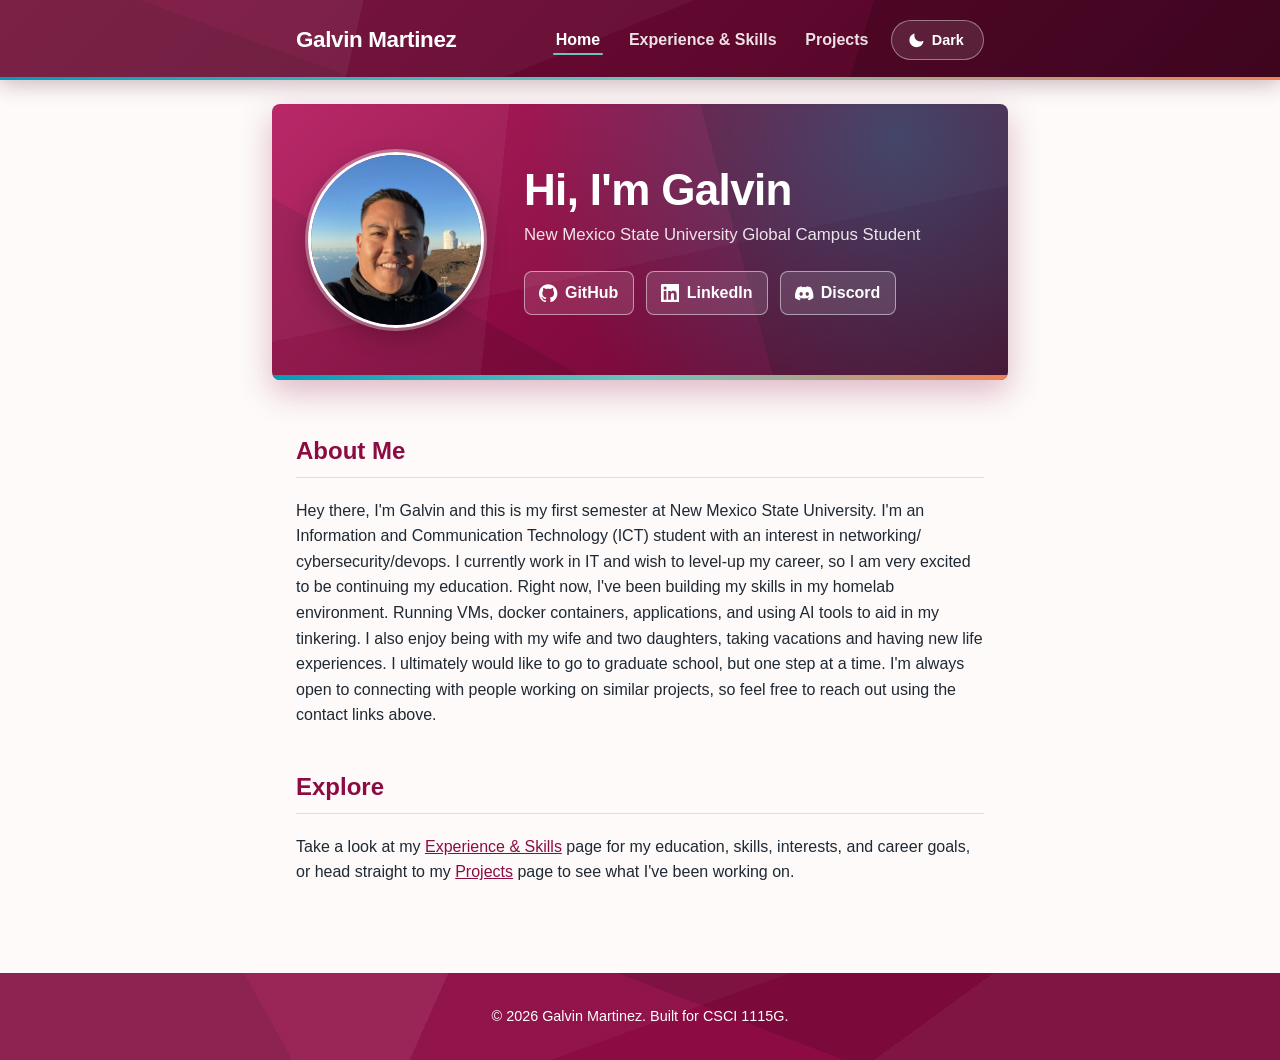
<file: public/index.html>
<!DOCTYPE html>
<html lang="en">
<head>
  <meta charset="UTF-8" >
  <meta name="viewport" content="width=device-width, initial-scale=1.0" >
  <title>Galvin Martinez — Portfolio</title>
  <meta name="description" content="Professional portfolio of Galvin Martinez, a Information & Communication Tecnology (ICT) student at NMSU." >
  <link rel="canonical" href="https://nmsu.galvin.pro/" >
  <link rel="author" href="/humans.txt" >
  <meta property="og:type" content="website" >
  <meta property="og:site_name" content="Galvin Martinez" >
  <meta property="og:title" content="Galvin Martinez — Portfolio" >
  <meta property="og:description" content="Portfolio of Galvin Martinez, an Information and Communication Technology student at New Mexico State University." >
  <meta property="og:url" content="https://nmsu.galvin.pro/" >
  <meta property="og:image" content="https://nmsu.galvin.pro/assets/og-card.png" >
  <meta property="og:image:type" content="image/png" >
  <meta property="og:image:width" content="1200" >
  <meta property="og:image:height" content="630" >
  <meta property="og:image:alt" content="Galvin Martinez, New Mexico State University Global Campus student" >
  <meta name="twitter:card" content="summary_large_image" >
  <meta name="twitter:title" content="Galvin Martinez — Portfolio" >
  <meta name="twitter:description" content="Portfolio of Galvin Martinez, an Information and Communication Technology student at New Mexico State University." >
  <meta name="twitter:image" content="https://nmsu.galvin.pro/assets/og-card.png" >
  <meta name="twitter:image:alt" content="Galvin Martinez, New Mexico State University Global Campus student" >
  <link rel="icon" href="assets/favicon/favicon.ico" sizes="any" >
  <link rel="icon" type="image/png" sizes="32x32" href="assets/favicon/favicon-32x32.png" >
  <link rel="icon" type="image/png" sizes="16x16" href="assets/favicon/favicon-16x16.png" >
  <link rel="apple-touch-icon" href="assets/favicon/apple-touch-icon.png" >
  <link rel="manifest" href="assets/favicon/site.webmanifest" >
  <meta name="theme-color" content="#8c0b42" >
  <link rel="stylesheet" href="assets/style.css" >
  <script>
    /* Theme control, deliberately inline rather than an external file.

       Default is the OS preference, handled entirely in CSS via
       @media (prefers-color-scheme: dark). This script does two things:
       applies a saved override before first paint (no flash of the wrong
       theme), and wires up the toggle button.

       It lives in the page instead of assets/theme.js so the toggle cannot
       be broken by the script failing to load, being cached stale under the
       /assets/ Cache-Control rule, or being missed by a deploy. */
    (function () {
      var root = document.documentElement;
      var KEY = 'theme';

      /* localStorage throws in some privacy modes, so every access is guarded. */
      function stored() {
        try { return localStorage.getItem(KEY); } catch (e) { return null; }
      }

      var saved = stored();
      if (saved === 'light' || saved === 'dark') {
        root.setAttribute('data-theme', saved);
      }

      /* What the visitor is actually looking at right now. */
      function current() {
        var explicit = root.getAttribute('data-theme');
        if (explicit === 'dark' || explicit === 'light') { return explicit; }
        return window.matchMedia('(prefers-color-scheme: dark)').matches ? 'dark' : 'light';
      }

      function wire() {
        var button = document.querySelector('.theme-toggle');
        if (!button) { return; }

        /* Only reveal the control once we know JS can drive it. */
        button.hidden = false;

        function describe() {
          var text = 'Switch to ' + (current() === 'dark' ? 'light' : 'dark') + ' theme';
          button.setAttribute('aria-label', text);
          button.setAttribute('title', text);
        }
        describe();

        button.addEventListener('click', function () {
          var next = current() === 'dark' ? 'light' : 'dark';
          root.setAttribute('data-theme', next);
          try { localStorage.setItem(KEY, next); } catch (e) {}
          describe();
        });
      }

      if (document.readyState === 'loading') {
        document.addEventListener('DOMContentLoaded', wire);
      } else {
        wire();
      }
    })();
  </script>
</head>
<body>
  <a class="skip-link" href="#main-content">Skip to main content</a>

  <header class="site-header">
    <div class="header-inner">
      <a class="site-title" href="./">Galvin Martinez</a>
      <div class="header-actions">
        <nav class="main-nav" aria-label="Primary">
          <ul>
            <li><a href="./" aria-current="page">Home</a></li>
            <li><a href="experience.html">Experience &amp; Skills</a></li>
            <li><a href="projects.html">Projects</a></li>
          </ul>
        </nav>
        <button class="theme-toggle" type="button" hidden aria-label="Switch theme">
          <span class="theme-option theme-option--dark">
            <svg aria-hidden="true" viewBox="0 0 24 24"><path d="M21.64 13a1 1 0 0 0-1.05-.14 8.05 8.05 0 0 1-3.37.73 8.15 8.15 0 0 1-8.14-8.1 8.59 8.59 0 0 1 .25-2A1 1 0 0 0 8 2.36a10.14 10.14 0 1 0 14 11.69 1 1 0 0 0-.36-1.05z"/></svg>Dark
          </span>
          <span class="theme-option theme-option--light">
            <svg aria-hidden="true" viewBox="0 0 24 24"><path d="M12 17a5 5 0 1 1 0-10 5 5 0 0 1 0 10zm0-13a1 1 0 0 1-1-1V1a1 1 0 0 1 2 0v2a1 1 0 0 1-1 1zm0 20a1 1 0 0 1-1-1v-2a1 1 0 0 1 2 0v2a1 1 0 0 1-1 1zM4.22 5.64a1 1 0 0 1-.71-.29L2.09 3.93a1 1 0 0 1 1.42-1.42l1.41 1.42a1 1 0 0 1 0 1.41 1 1 0 0 1-.7.3zm15.56 15.56a1 1 0 0 1-.71-.29l-1.41-1.42a1 1 0 0 1 1.41-1.41l1.42 1.41a1 1 0 0 1 0 1.42 1 1 0 0 1-.71.29zM3 13H1a1 1 0 0 1 0-2h2a1 1 0 0 1 0 2zm20 0h-2a1 1 0 0 1 0-2h2a1 1 0 0 1 0 2zM2.81 21.2a1 1 0 0 1-.71-1.71l1.42-1.41a1 1 0 0 1 1.41 1.41L3.51 20.9a1 1 0 0 1-.7.3zm18.38-15.56a1 1 0 0 1-.71-1.71l1.42-1.42a1 1 0 1 1 1.41 1.42l-1.41 1.42a1 1 0 0 1-.71.29z"/></svg>Light
          </span>
        </button>
      </div>
    </div>
  </header>

  <section class="hero-banner">
    <div class="hero-banner-inner">
      <img class="avatar" src="assets/avatar.jpg"
           alt="Pic of me" >
      <div class="hero-text">
        <h1>Hi, I'm Galvin</h1>
        <p class="tagline">New Mexico State University Global Campus Student</p>
        <nav class="contact-nav" aria-label="Contact and profile links">
          <ul class="contact-list">
          <li>
            <a href="https://github.com/galvin-martinez" target="_blank" rel="noopener">
              <svg class="icon" aria-hidden="true" viewBox="0 0 24 24"><path d="M12 .297c-6.63 0-12 5.373-12 12 0 5.303 3.438 9.8 8.205 11.385.6.113.82-.258.82-.577 0-.285-.01-1.04-.015-2.04-3.338.724-4.042-1.61-4.042-1.61C4.422 18.07 3.633 17.7 3.633 17.7c-1.087-.744.084-.729.084-.729 1.205.084 1.838 1.236 1.838 1.236 1.07 1.835 2.809 1.305 3.495.998.108-.776.417-1.305.76-1.605-2.665-.3-5.466-1.332-5.466-5.93 0-1.31.465-2.38 1.235-3.22-.135-.303-.54-1.523.105-3.176 0 0 1.005-.322 3.3 1.23.96-.267 1.98-.399 3-.405 1.02.006 2.04.138 3 .405 2.28-1.552 3.285-1.23 3.285-1.23.645 1.653.24 2.873.12 3.176.765.84 1.23 1.91 1.23 3.22 0 4.61-2.805 5.625-5.475 5.92.42.36.81 1.096.81 2.22 0 1.606-.015 2.896-.015 3.286 0 .315.21.69.825.57C20.565 22.092 24 17.592 24 12.297c0-6.627-5.373-12-12-12"/></svg>
              GitHub
            </a>
          </li>
          <li>
            <a href="https://www.linkedin.com/in/galvin-martinez-859045140/" target="_blank" rel="noopener">
              <svg class="icon" aria-hidden="true" viewBox="0 0 24 24"><path d="M20.447 20.452h-3.554v-5.569c0-1.328-.027-3.037-1.852-3.037-1.853 0-2.136 1.445-2.136 2.939v5.667H9.351V9h3.414v1.561h.046c.477-.9 1.637-1.85 3.37-1.85 3.601 0 4.267 2.37 4.267 5.455v6.286zM5.337 7.433a2.062 2.062 0 0 1-2.063-2.065 2.064 2.064 0 1 1 2.063 2.065zm1.782 13.019H3.555V9h3.564v11.452zM22.225 0H1.771C.792 0 0 .774 0 1.729v20.542C0 23.227.792 24 1.771 24h20.451C23.2 24 24 23.227 24 22.271V1.729C24 .774 23.2 0 22.222 0h.003z"/></svg>
              LinkedIn
            </a>
          </li>
          <li>
            <a href="https://discord.com/users/756752287921340499" target="_blank" rel="noopener">
              <svg class="icon" aria-hidden="true" viewBox="0 0 24 24"><path d="M20.317 4.3698a19.7913 19.7913 0 0 0-4.8851-1.5152.0741.0741 0 0 0-.0785.0371c-.211.3753-.4447.8648-.6083 1.2495-1.8447-.2762-3.68-.2762-5.4868 0-.1636-.3933-.4058-.8742-.6177-1.2495a.077.077 0 0 0-.0785-.037 19.7363 19.7363 0 0 0-4.8852 1.515.0699.0699 0 0 0-.0321.0277C.5334 9.0458-.319 13.5799.0992 18.0578a.0824.0824 0 0 0 .0312.0561c2.0528 1.5076 4.0413 2.4228 5.9929 3.0294a.0777.0777 0 0 0 .0842-.0276c.4616-.6304.8731-1.2952 1.226-1.9942a.076.076 0 0 0-.0416-.1057c-.6528-.2476-1.2743-.5495-1.8722-.8923a.077.077 0 0 1-.0076-.1277c.1258-.0943.2517-.1923.3718-.2914a.0743.0743 0 0 1 .0776-.0105c3.9278 1.7933 8.18 1.7933 12.0614 0a.0739.0739 0 0 1 .0785.0095c.1202.099.246.198.3728.2924a.077.077 0 0 1-.0066.1276 12.2986 12.2986 0 0 1-1.873.8914.0766.0766 0 0 0-.0407.1067c.3604.698.7719 1.3628 1.225 1.9932a.076.076 0 0 0 .0842.0286c1.961-.6067 3.9495-1.5219 6.0023-3.0294a.077.077 0 0 0 .0313-.0552c.5004-5.177-.8382-9.6739-3.5485-13.6604a.061.061 0 0 0-.0312-.0286zM8.02 15.3312c-1.1825 0-2.1569-1.0857-2.1569-2.419 0-1.3332.9555-2.4189 2.157-2.4189 1.2108 0 2.1757 1.0952 2.1568 2.419 0 1.3332-.9555 2.4189-2.1569 2.4189zm7.9748 0c-1.1825 0-2.1569-1.0857-2.1569-2.419 0-1.3332.9554-2.4189 2.1569-2.4189 1.2108 0 2.1757 1.0952 2.1568 2.419 0 1.3332-.946 2.4189-2.1568 2.4189z"/></svg>
              Discord
            </a>
          </li>
          </ul>
        </nav>
      </div>
    </div>
  </section>

  <main id="main-content">

    <section aria-labelledby="about-heading">
      <h2 id="about-heading">About Me</h2>
      <p>
        Hey there, I'm Galvin and this is my first semester at New Mexico State University.
        I'm an Information and Communication Technology (ICT) student with an interest in networking/
        cybersecurity/devops. I currently work in IT and wish to level-up my career, so I am very excited
        to be continuing my education. Right now, I've been building my skills in my homelab environment.
        Running VMs, docker containers, applications, and using AI tools to aid in my tinkering. I also
        enjoy being with my wife and two daughters, taking vacations and having new life experiences. I
        ultimately would like to go to graduate school, but one step at a time. I'm always open to connecting
        with people working on similar projects, so feel free to reach out using the contact links above.
      </p>
    </section>

    <section aria-labelledby="explore-heading">
      <h2 id="explore-heading">Explore</h2>
      <p>
        Take a look at my <a href="experience.html">Experience &amp; Skills</a> page for my education,
        skills, interests, and career goals, or head straight to my <a href="projects.html">Projects</a>
        page to see what I've been working on.
      </p>
    </section>
  </main>

  <footer class="site-footer">
    <p>&copy; <span id="year">2026</span> Galvin Martinez. Built for CSCI 1115G.</p>
  </footer>
  <script src="assets/egg.js" defer></script>
</body>
</html>
</file>
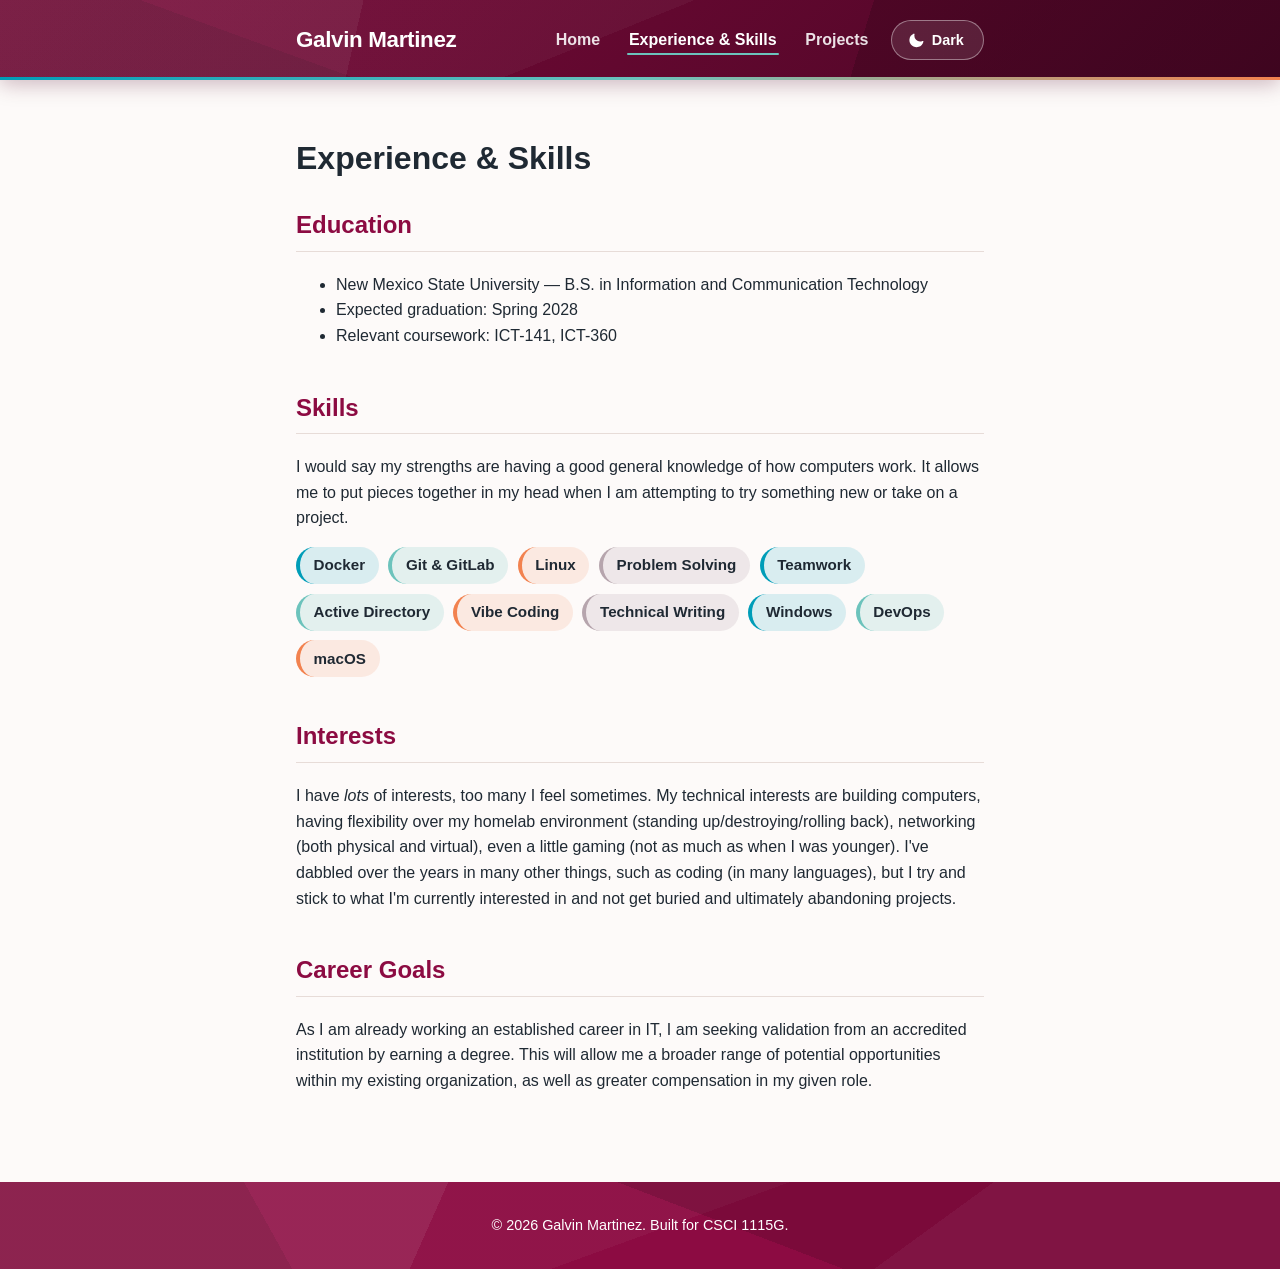
<file: public/experience.html>
<!DOCTYPE html>
<html lang="en">
<head>
  <meta charset="UTF-8" >
  <meta name="viewport" content="width=device-width, initial-scale=1.0" >
  <title>Experience &amp; Skills — Galvin Martinez</title>
  <meta name="description" content="Education, skills, interests, and career goals for Galvin Martinez." >
  <link rel="canonical" href="https://nmsu.galvin.pro/experience.html" >
  <link rel="author" href="/humans.txt" >
  <meta property="og:type" content="website" >
  <meta property="og:site_name" content="Galvin Martinez" >
  <meta property="og:title" content="Experience & Skills — Galvin Martinez" >
  <meta property="og:description" content="Education, skills, interests and career goals for Galvin Martinez, an ICT student at NMSU." >
  <meta property="og:url" content="https://nmsu.galvin.pro/experience.html" >
  <meta property="og:image" content="https://nmsu.galvin.pro/assets/og-card.png" >
  <meta property="og:image:type" content="image/png" >
  <meta property="og:image:width" content="1200" >
  <meta property="og:image:height" content="630" >
  <meta property="og:image:alt" content="Galvin Martinez, New Mexico State University Global Campus student" >
  <meta name="twitter:card" content="summary_large_image" >
  <meta name="twitter:title" content="Experience & Skills — Galvin Martinez" >
  <meta name="twitter:description" content="Education, skills, interests and career goals for Galvin Martinez, an ICT student at NMSU." >
  <meta name="twitter:image" content="https://nmsu.galvin.pro/assets/og-card.png" >
  <meta name="twitter:image:alt" content="Galvin Martinez, New Mexico State University Global Campus student" >
  <link rel="icon" href="assets/favicon/favicon.ico" sizes="any" >
  <link rel="icon" type="image/png" sizes="32x32" href="assets/favicon/favicon-32x32.png" >
  <link rel="icon" type="image/png" sizes="16x16" href="assets/favicon/favicon-16x16.png" >
  <link rel="apple-touch-icon" href="assets/favicon/apple-touch-icon.png" >
  <link rel="manifest" href="assets/favicon/site.webmanifest" >
  <meta name="theme-color" content="#8c0b42" >
  <link rel="stylesheet" href="assets/style.css" >
  <script>
    /* Theme control, deliberately inline rather than an external file.

       Default is the OS preference, handled entirely in CSS via
       @media (prefers-color-scheme: dark). This script does two things:
       applies a saved override before first paint (no flash of the wrong
       theme), and wires up the toggle button.

       It lives in the page instead of assets/theme.js so the toggle cannot
       be broken by the script failing to load, being cached stale under the
       /assets/ Cache-Control rule, or being missed by a deploy. */
    (function () {
      var root = document.documentElement;
      var KEY = 'theme';

      /* localStorage throws in some privacy modes, so every access is guarded. */
      function stored() {
        try { return localStorage.getItem(KEY); } catch (e) { return null; }
      }

      var saved = stored();
      if (saved === 'light' || saved === 'dark') {
        root.setAttribute('data-theme', saved);
      }

      /* What the visitor is actually looking at right now. */
      function current() {
        var explicit = root.getAttribute('data-theme');
        if (explicit === 'dark' || explicit === 'light') { return explicit; }
        return window.matchMedia('(prefers-color-scheme: dark)').matches ? 'dark' : 'light';
      }

      function wire() {
        var button = document.querySelector('.theme-toggle');
        if (!button) { return; }

        /* Only reveal the control once we know JS can drive it. */
        button.hidden = false;

        function describe() {
          var text = 'Switch to ' + (current() === 'dark' ? 'light' : 'dark') + ' theme';
          button.setAttribute('aria-label', text);
          button.setAttribute('title', text);
        }
        describe();

        button.addEventListener('click', function () {
          var next = current() === 'dark' ? 'light' : 'dark';
          root.setAttribute('data-theme', next);
          try { localStorage.setItem(KEY, next); } catch (e) {}
          describe();
        });
      }

      if (document.readyState === 'loading') {
        document.addEventListener('DOMContentLoaded', wire);
      } else {
        wire();
      }
    })();
  </script>
</head>
<body>
  <a class="skip-link" href="#main-content">Skip to main content</a>

  <header class="site-header">
    <div class="header-inner">
      <a class="site-title" href="./">Galvin Martinez</a>
      <div class="header-actions">
        <nav class="main-nav" aria-label="Primary">
          <ul>
            <li><a href="./">Home</a></li>
            <li><a href="experience.html" aria-current="page">Experience &amp; Skills</a></li>
            <li><a href="projects.html">Projects</a></li>
          </ul>
        </nav>
        <button class="theme-toggle" type="button" hidden aria-label="Switch theme">
          <span class="theme-option theme-option--dark">
            <svg aria-hidden="true" viewBox="0 0 24 24"><path d="M21.64 13a1 1 0 0 0-1.05-.14 8.05 8.05 0 0 1-3.37.73 8.15 8.15 0 0 1-8.14-8.1 8.59 8.59 0 0 1 .25-2A1 1 0 0 0 8 2.36a10.14 10.14 0 1 0 14 11.69 1 1 0 0 0-.36-1.05z"/></svg>Dark
          </span>
          <span class="theme-option theme-option--light">
            <svg aria-hidden="true" viewBox="0 0 24 24"><path d="M12 17a5 5 0 1 1 0-10 5 5 0 0 1 0 10zm0-13a1 1 0 0 1-1-1V1a1 1 0 0 1 2 0v2a1 1 0 0 1-1 1zm0 20a1 1 0 0 1-1-1v-2a1 1 0 0 1 2 0v2a1 1 0 0 1-1 1zM4.22 5.64a1 1 0 0 1-.71-.29L2.09 3.93a1 1 0 0 1 1.42-1.42l1.41 1.42a1 1 0 0 1 0 1.41 1 1 0 0 1-.7.3zm15.56 15.56a1 1 0 0 1-.71-.29l-1.41-1.42a1 1 0 0 1 1.41-1.41l1.42 1.41a1 1 0 0 1 0 1.42 1 1 0 0 1-.71.29zM3 13H1a1 1 0 0 1 0-2h2a1 1 0 0 1 0 2zm20 0h-2a1 1 0 0 1 0-2h2a1 1 0 0 1 0 2zM2.81 21.2a1 1 0 0 1-.71-1.71l1.42-1.41a1 1 0 0 1 1.41 1.41L3.51 20.9a1 1 0 0 1-.7.3zm18.38-15.56a1 1 0 0 1-.71-1.71l1.42-1.42a1 1 0 1 1 1.41 1.42l-1.41 1.42a1 1 0 0 1-.71.29z"/></svg>Light
          </span>
        </button>
      </div>
    </div>
  </header>

  <main id="main-content">
    <h1>Experience &amp; Skills</h1>

    <section aria-labelledby="education-heading">
      <h2 id="education-heading">Education</h2>
      <ul>
        <li>New Mexico State University &mdash; B.S. in Information and Communication Technology</li>
        <li>Expected graduation: Spring 2028</li>
        <li>Relevant coursework: ICT-141, ICT-360</li>
      </ul>
    </section>

    <section aria-labelledby="skills-heading">
      <h2 id="skills-heading">Skills</h2>
      <p>I would say my strengths are having a good general knowledge of how computers work. It allows me to put pieces
         together in my head when I am attempting to try something new or take on a project.
      </p>
      <ul class="tag-list">
        <li>Docker</li>
        <li>Git &amp; GitLab</li>
        <li>Linux</li>
        <li>Problem Solving</li>
        <li>Teamwork</li>
        <li>Active Directory</li>
        <li>Vibe Coding</li>
        <li>Technical Writing</li>
        <li>Windows</li>
        <li>DevOps</li>
        <li>macOS</li>
      </ul>
    </section>

    <section aria-labelledby="interests-heading">
      <h2 id="interests-heading">Interests</h2>
      <p>
        I have <i>lots</i> of interests, too many I feel sometimes. My technical interests are building
        computers, having flexibility over my homelab environment (standing up/destroying/rolling back),
        networking (both physical and virtual), even a little gaming (not as much as when I was younger). I've
        dabbled over the years in many other things, such as coding (in many languages), but I try and stick to
        what I'm currently interested in and not get buried and ultimately abandoning projects.
      </p>
    </section>

    <section aria-labelledby="goals-heading">
      <h2 id="goals-heading">Career Goals</h2>
      <p>
        As I am already working an established career in IT, I am seeking validation from an accredited
        institution by earning a degree. This will allow me a broader range of potential opportunities within
        my existing organization, as well as greater compensation in my given role.
      </p>
    </section>

    <!-- Optional per the assignment. Add a resume.pdf into assets/ and
          uncomment the section below.

    <section aria-labelledby="resume-heading">
      <h2 id="resume-heading">Resume</h2>
      <p>

        <a class="button" href="assets/resume.pdf">Download my resume (PDF)</a>
        <span class="placeholder">[Optional — add assets/resume.pdf and link it here if you want a downloadable resume]</span>
      </p>
    </section>

    -->

  </main>

  <footer class="site-footer">
    <p>&copy; <span id="year">2026</span> Galvin Martinez. Built for CSCI 1115G.</p>
  </footer>
  <script src="assets/egg.js" defer></script>
</body>
</html>
</file>
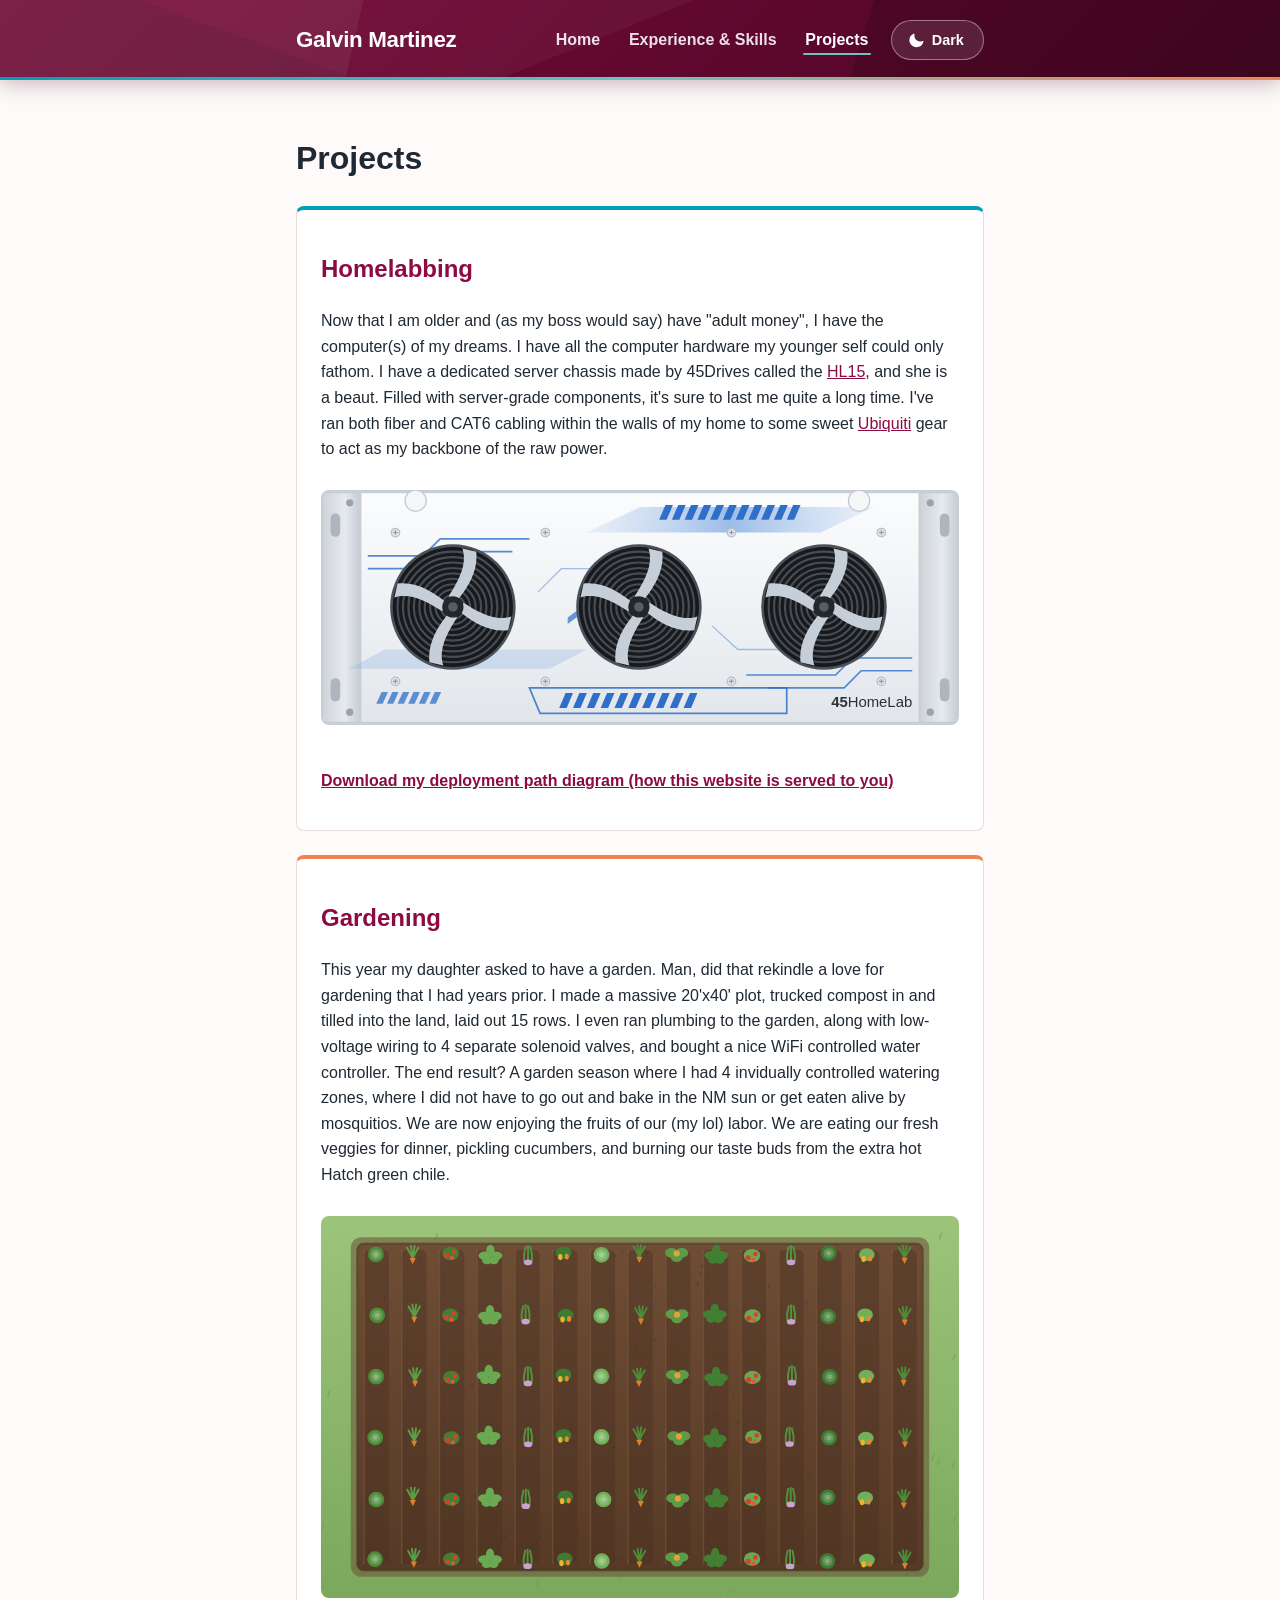
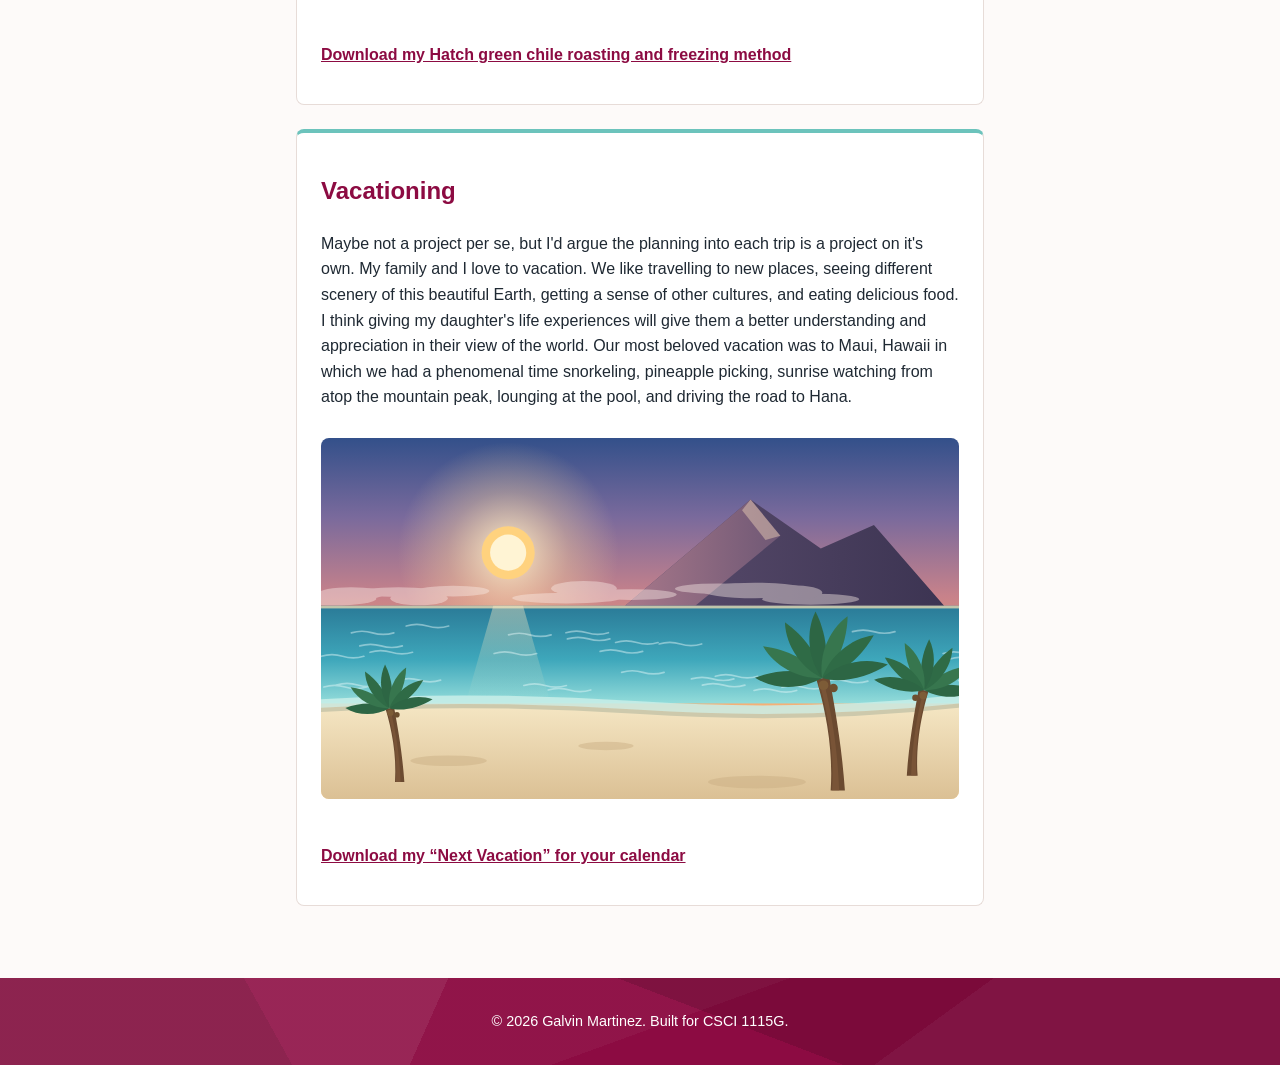
<file: public/projects.html>
<!DOCTYPE html>
<html lang="en">
<head>
  <meta charset="UTF-8" >
  <meta name="viewport" content="width=device-width, initial-scale=1.0" >
  <title>Projects — Galvin Martinez</title>
  <meta name="description" content="Projects and accomplishments by Galvin Martinez." >
  <link rel="canonical" href="https://nmsu.galvin.pro/projects.html" >
  <link rel="author" href="/humans.txt" >
  <meta property="og:type" content="website" >
  <meta property="og:site_name" content="Galvin Martinez" >
  <meta property="og:title" content="Projects — Galvin Martinez" >
  <meta property="og:description" content="Homelabbing, gardening and travel — projects and accomplishments by Galvin Martinez." >
  <meta property="og:url" content="https://nmsu.galvin.pro/projects.html" >
  <meta property="og:image" content="https://nmsu.galvin.pro/assets/og-card.png" >
  <meta property="og:image:type" content="image/png" >
  <meta property="og:image:width" content="1200" >
  <meta property="og:image:height" content="630" >
  <meta property="og:image:alt" content="Galvin Martinez, New Mexico State University Global Campus student" >
  <meta name="twitter:card" content="summary_large_image" >
  <meta name="twitter:title" content="Projects — Galvin Martinez" >
  <meta name="twitter:description" content="Homelabbing, gardening and travel — projects and accomplishments by Galvin Martinez." >
  <meta name="twitter:image" content="https://nmsu.galvin.pro/assets/og-card.png" >
  <meta name="twitter:image:alt" content="Galvin Martinez, New Mexico State University Global Campus student" >
  <link rel="icon" href="assets/favicon/favicon.ico" sizes="any" >
  <link rel="icon" type="image/png" sizes="32x32" href="assets/favicon/favicon-32x32.png" >
  <link rel="icon" type="image/png" sizes="16x16" href="assets/favicon/favicon-16x16.png" >
  <link rel="apple-touch-icon" href="assets/favicon/apple-touch-icon.png" >
  <link rel="manifest" href="assets/favicon/site.webmanifest" >
  <meta name="theme-color" content="#8c0b42" >
  <link rel="stylesheet" href="assets/style.css" >
  <script>
    /* Theme control, deliberately inline rather than an external file.

       Default is the OS preference, handled entirely in CSS via
       @media (prefers-color-scheme: dark). This script does two things:
       applies a saved override before first paint (no flash of the wrong
       theme), and wires up the toggle button.

       It lives in the page instead of assets/theme.js so the toggle cannot
       be broken by the script failing to load, being cached stale under the
       /assets/ Cache-Control rule, or being missed by a deploy. */
    (function () {
      var root = document.documentElement;
      var KEY = 'theme';

      /* localStorage throws in some privacy modes, so every access is guarded. */
      function stored() {
        try { return localStorage.getItem(KEY); } catch (e) { return null; }
      }

      var saved = stored();
      if (saved === 'light' || saved === 'dark') {
        root.setAttribute('data-theme', saved);
      }

      /* What the visitor is actually looking at right now. */
      function current() {
        var explicit = root.getAttribute('data-theme');
        if (explicit === 'dark' || explicit === 'light') { return explicit; }
        return window.matchMedia('(prefers-color-scheme: dark)').matches ? 'dark' : 'light';
      }

      function wire() {
        var button = document.querySelector('.theme-toggle');
        if (!button) { return; }

        /* Only reveal the control once we know JS can drive it. */
        button.hidden = false;

        function describe() {
          var text = 'Switch to ' + (current() === 'dark' ? 'light' : 'dark') + ' theme';
          button.setAttribute('aria-label', text);
          button.setAttribute('title', text);
        }
        describe();

        button.addEventListener('click', function () {
          var next = current() === 'dark' ? 'light' : 'dark';
          root.setAttribute('data-theme', next);
          try { localStorage.setItem(KEY, next); } catch (e) {}
          describe();
        });
      }

      if (document.readyState === 'loading') {
        document.addEventListener('DOMContentLoaded', wire);
      } else {
        wire();
      }
    })();
  </script>
</head>
<body>
  <a class="skip-link" href="#main-content">Skip to main content</a>

  <header class="site-header">
    <div class="header-inner">
      <a class="site-title" href="./">Galvin Martinez</a>
      <div class="header-actions">
        <nav class="main-nav" aria-label="Primary">
          <ul>
            <li><a href="./">Home</a></li>
            <li><a href="experience.html">Experience &amp; Skills</a></li>
            <li><a href="projects.html" aria-current="page">Projects</a></li>
          </ul>
        </nav>
        <button class="theme-toggle" type="button" hidden aria-label="Switch theme">
          <span class="theme-option theme-option--dark">
            <svg aria-hidden="true" viewBox="0 0 24 24"><path d="M21.64 13a1 1 0 0 0-1.05-.14 8.05 8.05 0 0 1-3.37.73 8.15 8.15 0 0 1-8.14-8.1 8.59 8.59 0 0 1 .25-2A1 1 0 0 0 8 2.36a10.14 10.14 0 1 0 14 11.69 1 1 0 0 0-.36-1.05z"/></svg>Dark
          </span>
          <span class="theme-option theme-option--light">
            <svg aria-hidden="true" viewBox="0 0 24 24"><path d="M12 17a5 5 0 1 1 0-10 5 5 0 0 1 0 10zm0-13a1 1 0 0 1-1-1V1a1 1 0 0 1 2 0v2a1 1 0 0 1-1 1zm0 20a1 1 0 0 1-1-1v-2a1 1 0 0 1 2 0v2a1 1 0 0 1-1 1zM4.22 5.64a1 1 0 0 1-.71-.29L2.09 3.93a1 1 0 0 1 1.42-1.42l1.41 1.42a1 1 0 0 1 0 1.41 1 1 0 0 1-.7.3zm15.56 15.56a1 1 0 0 1-.71-.29l-1.41-1.42a1 1 0 0 1 1.41-1.41l1.42 1.41a1 1 0 0 1 0 1.42 1 1 0 0 1-.71.29zM3 13H1a1 1 0 0 1 0-2h2a1 1 0 0 1 0 2zm20 0h-2a1 1 0 0 1 0-2h2a1 1 0 0 1 0 2zM2.81 21.2a1 1 0 0 1-.71-1.71l1.42-1.41a1 1 0 0 1 1.41 1.41L3.51 20.9a1 1 0 0 1-.7.3zm18.38-15.56a1 1 0 0 1-.71-1.71l1.42-1.42a1 1 0 1 1 1.41 1.42l-1.41 1.42a1 1 0 0 1-.71.29z"/></svg>Light
          </span>
        </button>
      </div>
    </div>
  </header>

  <main id="main-content">
    <h1>Projects</h1>

    <article class="card" aria-labelledby="project1-heading">
      <h2 id="project1-heading">Homelabbing</h2>
      <p>
        Now that I am older and (as my boss would say) have "adult money", I have the computer(s) of
        my dreams. I have all the computer hardware my younger self could only fathom. I have a dedicated
        server chassis made by 45Drives called the <a href="https://store.45homelab.com/configure/hl15" target="_blank" rel="noopener">HL15</a>,
        and she is a beaut. Filled with server-grade components, it's sure to last me quite a long time. I've ran both fiber and CAT6 cabling within the walls of my home
        to some sweet <a href="https://store.ui.com/us/en">Ubiquiti</a> gear to act as my backbone of the raw power.
      </p>
      <img src="assets/hl15-front-panel.svg"
           alt="HL15 server front panel" >
      <p>
        <a class="file-link" href="assets/deployment-path.svg" download>
          Download my deployment path diagram (how this website is served to you)
        </a>
      </p>
    </article>

    <article class="card accent-sunset" aria-labelledby="project2-heading">
      <h2 id="project2-heading">Gardening</h2>
      <p>
        This year my daughter asked to have a garden. Man, did that rekindle a love for gardening that
        I had years prior. I made a massive 20'x40' plot, trucked compost in and tilled into the land, laid
        out 15 rows. I even ran plumbing to the garden, along with low-voltage wiring to 4 separate solenoid valves,
        and bought a nice WiFi controlled water controller. The end result? A garden season where I had 4 invidually
        controlled watering zones, where I did not have to go out and bake in the NM sun or get eaten alive by
        mosquitios. We are now enjoying the fruits of our (my lol) labor. We are eating our fresh veggies for dinner,
        pickling cucumbers, and burning our taste buds from the extra hot Hatch green chile.
      </p>
      <img src="assets/vegetable-garden.svg"
           alt="Vegetable garden with fifteen rows" >
      <p>
        <a class="file-link" href="assets/hatch-green-chile.txt" download>
          Download my Hatch green chile roasting and freezing method
        </a>
      </p>
      <!--
        Other media options for this requirement — pick whichever fits each
        project instead of an image:

        Embedded video (e.g. an unlisted YouTube upload):
        <iframe width="400" height="225" src="https://www.youtube-nocookie.com/embed/VIDEO_ID"
                title="Project demo video" frameborder="0" allowfullscreen></iframe>

        Embedded audio:
        <audio controls src="assets/your-audio-file.mp3">
          Your browser does not support the audio element.
        </audio>
      -->
    </article>

    <article class="card accent-mint" aria-labelledby="project3-heading">
      <h2 id="project3-heading">Vacationing</h2>
      <p>
        Maybe not a project per se, but I'd argue the planning into each trip is a project on it's own.
        My family and I love to vacation. We like travelling to new places, seeing different scenery of this
        beautiful Earth, getting a sense of other cultures, and eating delicious food. I think giving my daughter's
        life experiences will give them a better understanding and appreciation in their view of the world. Our
        most beloved vacation was to Maui, Hawaii in which we had a phenomenal time snorkeling, pineapple picking, sunrise
        watching from atop the mountain peak, lounging at the pool, and driving the road to Hana.
      </p>
      <img src="assets/maui-vacation.svg"
           alt="Sunrise over a Maui volcano peak" >
      <p>
        <a class="file-link" href="assets/next-vacation.ics" download>
          Download my &ldquo;Next Vacation&rdquo; for your calendar
        </a>
      </p>
    </article>
  </main>

  <footer class="site-footer">
    <p>&copy; <span id="year">2026</span> Galvin Martinez. Built for CSCI 1115G.</p>
  </footer>
  <script src="assets/egg.js" defer></script>
</body>
</html>
</file>
<file: public/assets/style.css>
/* ==========================================================================
   nmsu-website — shared stylesheet
   Palette: NMSU brand colors (Core: Aggie Crimson, White Sands;
   Expanded: Azure Sky, Desert Monsoon, Sagebrush Mint, Mesilla Valley
   Sunset, Organ Mountain, Desert Sand).

   Accessibility notes:
   - Aggie Crimson on White Sands (and reversed) measures ~9.4:1 — used for
     all brand text, links, and buttons.
   - Desert Monsoon on white measures ~5.1:1 — used for muted/secondary text.
   - The Expanded Palette colors are far too light on their own for text
     (Azure Sky is only ~3.2:1, the rest lower), so they only ever appear as
     accent bars, tag borders, the hero's bottom stripe / corner glow, or
     ~14% tints behind dark text (that combination measures 12–14:1, still
     checked, never assumed).
   - The hero gradient's lightest stop (#b3145a) measures ~6.6:1 against
     white, so hero text clears AA everywhere along the sweep.
   - Focus states are never removed, only restyled.
   - Layout uses relative units so text reflows/zooms cleanly.
   ========================================================================== */

:root {
  /* NMSU Core Palette — raw brand values, identical in both themes */
  --color-crimson: #8c0b42;       /* Aggie Crimson */
  --color-crimson-dark: #6d0933;  /* darkened for hover/pressed states */
  --color-white-sands: #ffffff;

  /* NMSU Expanded Palette — decorative accents only, never small text */
  --color-azure: #009db8;         /* Azure Sky */
  --color-monsoon: #6d6e71;       /* Desert Monsoon */
  --color-mint: #6cc3bc;          /* Sagebrush Mint */
  --color-sunset: #f2824f;        /* Mesilla Valley Sunset */
  --color-organ: #b6a5ad;         /* Organ Mountain */
  --color-sand: #d7c9c4;          /* Desert Sand */

  /* ---- Theme-dependent semantic tokens (light) ---- */
  /* Tells the browser to paint scrollbars/form controls to match. */
  color-scheme: light;
  --color-bg: #fdfaf9;            /* near-white, warmed very slightly by Desert Sand */
  --color-surface: #ffffff;
  --color-text: #1f2933;
  --color-muted: var(--color-monsoon);
  --color-border: #e7dcd8;        /* pale Desert Sand, decorative dividers only */

  /* Crimson as FOREGROUND — headings, links, borders sitting on --color-bg.
     Must lighten in dark mode to stay legible. */
  --color-brand-fg: var(--color-crimson);
  --color-brand-fg-hover: var(--color-crimson-dark);

  /* ---- Theme-independent tokens ---- */
  /* Crimson as a BACKGROUND carrying white text — footer, buttons, header,
     hover fills. These must stay dark in BOTH themes or the white text on
     them breaks, so they are deliberately NOT overridden below. */
  --color-brand-strong: var(--color-crimson);
  --color-brand-strong-hover: var(--color-crimson-dark);

  --max-width: 46rem;
  --radius: 0.5rem;
}

/* Dark theme tokens. Applied when the OS asks for dark and the visitor has not
   explicitly chosen light, or when they have explicitly chosen dark. Only the
   theme-dependent tokens above are redefined. */
@media (prefers-color-scheme: dark) {
  :root:not([data-theme="light"]) {
    color-scheme: dark;
    --color-bg: #15100f;
    --color-surface: #1e1719;
    --color-text: #f3ebec;
    --color-muted: #b3a8ab;       /* 8.2:1 on --color-bg */
    --color-border: #392f32;
    --color-brand-fg: #ef7fa0;    /* Crimson lightened to 7.4:1 on --color-bg */
    --color-brand-fg-hover: #f7a3bb;
  }
}

:root[data-theme="dark"] {
  color-scheme: dark;
  --color-bg: #15100f;
  --color-surface: #1e1719;
  --color-text: #f3ebec;
  --color-muted: #b3a8ab;
  --color-border: #392f32;
  --color-brand-fg: #ef7fa0;
  --color-brand-fg-hover: #f7a3bb;
}

* {
  box-sizing: border-box;
}

html {
  font-size: 100%;
  /* Keeps skip-link / anchor targets clear of the sticky header */
  scroll-padding-top: 5.5rem;
}

body {
  margin: 0;
  background: var(--color-bg);
  color: var(--color-text);
  font-family: "Segoe UI", Roboto, Helvetica, Arial, sans-serif;
  line-height: 1.6;
}

/* Skip link: hidden until focused, for keyboard/screen-reader users.
   Fixed dark slate rather than a theme token: it lands on top of the crimson
   header, so it must not follow --color-text (which inverts in dark mode and
   would put white text on a near-white bar). */
.skip-link {
  position: absolute;
  left: -999px;
  top: auto;
  background: #1f2933;
  color: #fff;
  padding: 0.75rem 1rem;
  z-index: 100;
  border-radius: 0 0 var(--radius) 0;
}
.skip-link:focus {
  left: 0;
  top: 0;
}

/* Sticky crimson header, bookending the crimson footer. Deliberately uses the
   DEEP end of the crimson range (#7a0a39 → #4a0625) while the hero below opens
   at a bright #b3145a — that tonal gap keeps the two crimson blocks reading as
   separate elements instead of merging. White on both stops clears 10:1. */
header.site-header {
  position: sticky;
  top: 0;
  z-index: 50;
  /* Fully opaque on purpose. This was rgba(...0.96) with a backdrop-filter,
     but that let 4% of the page behind bleed through — so the whole bar sat
     10 RGB units lighter over the light background than the dark one, and
     visibly changed tone on every theme toggle. At 96% the frosted effect was
     imperceptible anyway, so opacity buys stability for nothing. */
  /* Faceted like the footer, but as stacked background layers rather than a
     pseudo-element: ::after already carries the accent stripe, and layering
     needs no z-index juggling. Angles differ from the footer's on purpose so
     the two don't read as the same stamp repeated. */
  background:
    linear-gradient(103deg, rgba(255, 255, 255, 0.06) 0 28%, transparent 28%),
    linear-gradient(287deg, rgba(0, 0, 0, 0.16) 0 33%, transparent 33%),
    linear-gradient(158deg, rgba(255, 255, 255, 0.04) 0 47%, transparent 47%),
    linear-gradient(20deg, rgba(0, 0, 0, 0.10) 0 24%, transparent 24%),
    linear-gradient(135deg, #7a0a39 0%, #4a0625 100%);
  box-shadow: 0 4px 20px rgba(74, 6, 37, 0.28);
}

/* Expanded Palette stripe, the one place these light colors carry against a
   dark ground. Echoes the hero's stripe so the two frame the page together. */
header.site-header::after {
  content: "";
  position: absolute;
  left: 0;
  right: 0;
  bottom: 0;
  height: 3px;
  background: linear-gradient(90deg,
    var(--color-azure) 0%,
    var(--color-mint) 50%,
    var(--color-sunset) 100%);
}

.header-inner {
  max-width: var(--max-width);
  margin: 0 auto;
  /* 1.25rem, not 1rem: balances the header against the footer. Kept modest
     because the header is sticky, so every extra pixel costs viewport on
     every scroll. Stays under the 5.5rem scroll-padding-top set on html. */
  padding: 1.25rem 1.5rem;
  display: flex;
  flex-wrap: wrap;
  align-items: center;
  justify-content: space-between;
  gap: 1rem;
}

.site-title {
  font-size: 1.4rem;
  font-weight: 800;
  letter-spacing: -0.015em;
  color: var(--color-white-sands);
  text-decoration: none;
}

/* Groups the nav and the theme toggle so they stay together on the right,
   rather than space-between spreading three separate children apart. */
.header-actions {
  display: flex;
  align-items: center;
  gap: 1.25rem;
  /* Must wrap: on narrow screens the nav plus the toggle exceed the viewport
     and would otherwise push the pill off-screen and force a horizontal
     scrollbar on the whole page. */
  flex-wrap: wrap;
}

nav.main-nav ul {
  list-style: none;
  display: flex;
  flex-wrap: wrap;
  gap: 0.5rem 1.5rem;
  margin: 0;
  padding: 0;
}

nav.main-nav a {
  position: relative;
  color: rgba(255, 255, 255, 0.88);
  text-decoration: none;
  font-weight: 600;
  padding: 0.4rem 0.15rem;
  transition: color 0.18s ease;
}

nav.main-nav a:hover,
nav.main-nav a:focus-visible,
nav.main-nav a[aria-current="page"] {
  color: var(--color-white-sands);
}

/* Underline wipes in from the left on hover/focus and stays put on the
   current page — replaces the old tinted box, which read as a blob. */
nav.main-nav a::after {
  content: "";
  position: absolute;
  left: 0;
  right: 0;
  bottom: 0;
  height: 2px;
  border-radius: 2px;
  background: var(--color-mint);
  transform: scaleX(0);
  transform-origin: left center;
  transition: transform 0.22s ease;
}

nav.main-nav a:hover::after,
nav.main-nav a:focus-visible::after,
nav.main-nav a[aria-current="page"]::after {
  transform: scaleX(1);
}

nav.main-nav a[aria-current="page"] {
  font-weight: 700;
}

/* ---- Theme toggle ----
   Ships with the `hidden` attribute in the markup; the inline theme script
   in each page's <head> removes it, so
   visitors without JS never see a button that cannot do anything. Dark mode
   still follows the OS for them, via the media query at the top. */
.theme-toggle {
  display: inline-grid;
  place-items: center;
  min-height: 2.5rem;
  padding: 0.45rem 1rem;
  border: 1px solid rgba(255, 255, 255, 0.4);
  border-radius: 999px;
  background: rgba(255, 255, 255, 0.1);
  color: var(--color-white-sands);
  font: inherit;
  font-size: 0.9rem;
  font-weight: 600;
  line-height: 1;
  cursor: pointer;
  flex-shrink: 0;
  transition: background-color 0.18s ease, border-color 0.18s ease;
}

/* MUST out-specify `.theme-toggle { display: inline-flex }` above. An author
   `display` declaration beats the browser's `[hidden] { display: none }`, so
   without this the button stays visible even when the theme script hasn't
   run — a
   dead control for anyone whose JS fails. */
.theme-toggle[hidden] {
  display: none;
}

.theme-toggle:hover {
  background: rgba(255, 255, 255, 0.22);
  border-color: rgba(255, 255, 255, 0.7);
}

.theme-toggle svg {
  width: 1.05rem;
  height: 1.05rem;
  fill: currentColor;
}

/* Each option pairs an icon with its word. Only the theme you'd switch TO is
   shown. Mirrors the token cascade so it stays right under system dark,
   explicit dark, and explicit-light-while-the-system-is-dark. */
/* Both options sit in the SAME grid cell, so the button is always as wide as
   the widest label ("Light") regardless of which is showing. Toggling then
   swaps visibility rather than layout — without this the pill grew ~3px on
   switch and shoved the nav sideways, since .header-inner is space-between.
   visibility (not opacity) also keeps the hidden label out of the a11y tree. */
.theme-option {
  grid-area: 1 / 1;
  display: inline-flex;
  align-items: center;
  /* Stretch to the full cell and pack contents from the left. Centering each
     option independently made the wider one ("Light") start ~1.6px further
     left, so the ICON visibly slid on every toggle even though the button
     itself no longer resized. Left-packing pins the icon and the label's
     start to the same x in both states. */
  width: 100%;
  justify-content: flex-start;
  gap: 0.45rem;
}

.theme-option--light {
  visibility: hidden;
}

@media (prefers-color-scheme: dark) {
  :root:not([data-theme="light"]) .theme-option--light {
    visibility: visible;
  }
  :root:not([data-theme="light"]) .theme-option--dark {
    visibility: hidden;
  }
}

:root[data-theme="dark"] .theme-option--light {
  visibility: visible;
}

:root[data-theme="dark"] .theme-option--dark {
  visibility: hidden;
}

a:focus-visible,
button:focus-visible {
  outline: 3px solid var(--color-brand-fg);
  outline-offset: 2px;
}

/* The crimson default outline would disappear against the crimson header and
   footer; Sagebrush Mint reads clearly on both. */
header.site-header a:focus-visible,
footer.site-footer a:focus-visible,
.hero-banner a:focus-visible {
  outline-color: var(--color-mint);
}

main {
  max-width: var(--max-width);
  margin: 0 auto;
  padding: 2rem 1.5rem 3rem;
}

/* Body-copy links. Without this they inherit the browser's default blue,
   which is off-brand on light and barely legible on the dark theme. The
   button / contact-chip / file-link rules below are more specific and keep
   their own colors. */
main a {
  color: var(--color-brand-fg);
}

main a:hover,
main a:focus-visible {
  color: var(--color-brand-fg-hover);
}

/* Hero banner: a bright-to-deep crimson sweep (not the near-flat maroon it
   started as) lifted by an Azure Sky glow in one corner and closed with an
   Expanded Palette accent stripe. Lightest gradient stop (#b3145a) against
   white text measures ~6.6:1, so the heading, tagline, and button all clear
   AA at every point along the sweep. */
.hero-banner {
  position: relative;
  overflow: hidden;
  background:
    radial-gradient(circle at 85% 12%, rgba(0, 157, 184, 0.38) 0%, rgba(0, 157, 184, 0) 55%),
    linear-gradient(96deg, rgba(255, 255, 255, 0.05) 0 31%, transparent 31%),
    linear-gradient(255deg, rgba(0, 0, 0, 0.14) 0 38%, transparent 38%),
    linear-gradient(168deg, rgba(255, 255, 255, 0.035) 0 55%, transparent 55%),
    linear-gradient(30deg, rgba(0, 0, 0, 0.10) 0 26%, transparent 26%),
    linear-gradient(135deg, #b3145a 0%, var(--color-crimson) 42%, #5c0a2e 100%);
  width: 100%;
  max-width: var(--max-width);
  margin-top: 1.5rem;
  margin-left: auto;
  margin-right: auto;
  /* This is a <section>, so it otherwise inherits section's 2.5rem bottom
     margin, which stacked with main's padding for a ~92px gap under the hero. */
  margin-bottom: 0;
  /* Horizontal padding matches main's 1.5rem so the avatar and heading line
     up exactly with the body copy below the banner. */
  padding: 3rem 1.5rem 3.25rem;
  border-radius: var(--radius);
  box-shadow: 0 12px 32px rgba(140, 11, 66, 0.28);
}

/* Accent stripe along the bottom edge, Expanded Palette as decoration only */
.hero-banner::after {
  content: "";
  position: absolute;
  left: 0;
  right: 0;
  bottom: 0;
  height: 5px;
  background: linear-gradient(90deg,
    var(--color-azure) 0%,
    var(--color-mint) 50%,
    var(--color-sunset) 100%);
}

.hero-banner-inner {
  display: flex;
  flex-wrap: wrap;
  gap: 1.75rem;
  align-items: center;
}

.avatar {
  width: 11rem;
  height: 11rem;
  /* Breathing room either side: adds to the hero's 1.5rem padding on the left
     (2.25rem total) and to the 1.75rem flex gap on the right (2.5rem total).
     Symmetric so the avatar stays centred when the hero stacks on mobile. */
  margin-left: 0.75rem;
  margin-right: 0.75rem;
  border-radius: 50%;
  border: 3px solid var(--color-white-sands);
  box-shadow: 0 0 0 3px rgba(255, 255, 255, 0.35), 0 8px 24px rgba(0, 0, 0, 0.25);
  flex-shrink: 0;
  animation: fade-in-up 0.6s ease-out both;
}

.hero-text {
  min-width: 0;
  animation: fade-in-up 0.6s ease-out 0.15s both;
}

.hero-text h1 {
  margin: 0 0 0.4rem;
  color: var(--color-white-sands);
  font-size: clamp(2rem, 5vw, 2.75rem);
  line-height: 1.15;
  letter-spacing: -0.015em;
}

.hero-banner .tagline {
  color: rgba(255, 255, 255, 0.88);
  margin: 0 0 1.35rem;
  font-size: 1.05rem;
}

.hero-banner .button-light {
  background: var(--color-white-sands);
  color: var(--color-brand-strong);
}

.hero-banner .button-light:hover,
.hero-banner .button-light:focus {
  background: var(--color-sand);
  color: var(--color-brand-strong);
}

@keyframes fade-in-up {
  from {
    opacity: 0;
    transform: translateY(0.75rem);
  }
  to {
    opacity: 1;
    transform: translateY(0);
  }
}

@media (prefers-reduced-motion: reduce) {
  .avatar,
  .hero-text {
    animation: none;
  }
  nav.main-nav a,
  nav.main-nav a::after,
  .contact-list a {
    transition: none;
  }
}

.contact-list {
  list-style: none;
  display: flex;
  flex-wrap: wrap;
  gap: 0.75rem;
  padding: 0;
  /* No top margin: main's 2rem top padding already spaces this off the hero */
  margin: 0 0 2.5rem;
}

.contact-list a {
  display: inline-flex;
  align-items: center;
  gap: 0.45rem;
  padding: 0.5rem 0.9rem;
  border: 1px solid var(--color-brand-fg);
  border-radius: var(--radius);
  color: var(--color-brand-fg);
  text-decoration: none;
  font-weight: 600;
  transition: background-color 0.15s ease, border-color 0.15s ease, color 0.15s ease;
}

.contact-list a:hover,
.contact-list a:focus {
  background: var(--color-brand-strong);
  color: #fff;
}

.contact-list .icon {
  width: 1.15rem;
  height: 1.15rem;
  flex-shrink: 0;
  fill: currentColor;
}

/* Contact chips inside the crimson hero. They borrow the header toggle's
   frosted treatment — translucent white fill + brighter border — but keep the
   site's rectangular --radius rather than the toggle's pill shape. A border
   alone (no fill) read as far too faint against the gradient; the fill is what
   makes the control legible as a shape.

   Alphas are capped for contrast, checked against the gradient's LIGHTEST stop
   (#b3145a, the worst case): white text over the 0.12 fill is ~5.6:1 and over
   the 0.20 hover fill ~4.8:1, both clearing AA. Going brighter looks punchier
   but drops the text under 4.5:1. */
.hero-banner .contact-list {
  margin: 0;
}

.hero-banner .contact-list a {
  background: rgba(255, 255, 255, 0.12);
  border-color: rgba(255, 255, 255, 0.5);
  color: var(--color-white-sands);
}

.hero-banner .contact-list a:hover,
.hero-banner .contact-list a:focus {
  background: rgba(255, 255, 255, 0.2);
  border-color: rgba(255, 255, 255, 0.8);
  color: var(--color-white-sands);
}

section {
  margin-bottom: 2.5rem;
}

section h2 {
  color: var(--color-brand-fg);
  border-bottom: 1px solid var(--color-border);
  padding-bottom: 0.4rem;
}

.placeholder {
  background: rgba(242, 130, 79, 0.12);   /* Mesilla Valley Sunset, 12% tint */
  border: 1px dashed var(--color-sunset);
  border-radius: var(--radius);
  padding: 0.15rem 0.4rem;
}

/* Skill/interest tag chips — Expanded Palette used as a light tint behind
   dark text (12–14:1 contrast, see notes at top), cycled by nth-child so
   adjacent tags don't repeat the same color. */
.tag-list {
  list-style: none;
  display: flex;
  flex-wrap: wrap;
  gap: 0.6rem;
  padding: 0;
  margin: 0.5rem 0 0;
}

.tag-list li {
  padding: 0.4rem 0.85rem;
  border-radius: 999px;
  font-weight: 600;
  font-size: 0.95rem;
  border-left: 4px solid transparent;
}

.tag-list li:nth-child(4n+1) {
  background: rgba(0, 157, 184, 0.14);
  border-left-color: var(--color-azure);
}
.tag-list li:nth-child(4n+2) {
  background: rgba(108, 195, 188, 0.18);
  border-left-color: var(--color-mint);
}
.tag-list li:nth-child(4n+3) {
  background: rgba(242, 130, 79, 0.14);
  border-left-color: var(--color-sunset);
}
.tag-list li:nth-child(4n+4) {
  background: rgba(182, 165, 173, 0.22);
  border-left-color: var(--color-organ);
}

.card {
  background: var(--color-surface);
  border: 1px solid var(--color-border);
  border-top: 4px solid var(--color-azure);
  border-radius: var(--radius);
  padding: 1.25rem 1.5rem;
  margin-bottom: 1.5rem;
}

.card.accent-mint {
  border-top-color: var(--color-mint);
}

.card.accent-sunset {
  border-top-color: var(--color-sunset);
}

.card h2 {
  color: var(--color-brand-fg);
}

.card img {
  max-width: 100%;
  border-radius: var(--radius);
  margin: 0.75rem 0;
  height: auto;
}

.card .file-link {
  display: inline-block;
  margin-top: 0.5rem;
  font-weight: 600;
  color: var(--color-brand-fg);
}

.button {
  display: inline-block;
  background: var(--color-brand-strong);
  color: #fff;
  text-decoration: none;
  padding: 0.6rem 1.1rem;
  border-radius: var(--radius);
  font-weight: 600;
  border: none;
  cursor: pointer;
}

.button:hover,
.button:focus {
  background: var(--color-brand-strong-hover);
}

/* Faceted footer. Low-poly look built from layered linear-gradients with hard
   colour stops rather than a data: URI image — the CSP's img-src 'self' would
   block a data: background outright. Alphas are kept low so white text stays
   above 7:1 even where two light facets overlap. */
footer.site-footer {
  position: relative;
  overflow: hidden;
  background-color: var(--color-brand-strong);
  text-align: center;
  color: var(--color-white-sands);
  /* Back to 2rem now the footer is a single line again. This is what keeps
     it near the 80px header; at 1.5rem it fell short of the header and the
     bookend look broke. */
  padding: 2rem 1.5rem;
  font-size: 0.9rem;
}

footer.site-footer::before {
  content: "";
  position: absolute;
  inset: 0;
  pointer-events: none;
  background:
    linear-gradient(114deg, rgba(255, 255, 255, 0.07) 0 34%, transparent 34%),
    linear-gradient(201deg, rgba(0, 0, 0, 0.12) 0 44%, transparent 44%),
    linear-gradient(324deg, rgba(255, 255, 255, 0.05) 0 29%, transparent 29%),
    linear-gradient(61deg, rgba(0, 0, 0, 0.09) 0 22%, transparent 22%),
    linear-gradient(160deg, rgba(255, 255, 255, 0.04) 0 52%, transparent 52%);
}

/* Keep the footer content above the facet layer. The margin reset matters:
   the <p> ships with a default 1em margin that stacked on the footer's own
   padding, making it ~44px taller than the header for no visible reason. */
footer.site-footer > * {
  position: relative;
  z-index: 1;
  margin: 0;
}

/* Secondary credit line. Currently UNUSED — the markup was removed from all
   four footers, and this is parked here so it can be restored by adding one
   <p class="footer-note"> back. If you do, drop the footer padding above to
   1.5rem or the footer outgrows the header again.

   Alpha kept at 0.85 rather than lower: at 0.8rem this is small text, so it
   needs 4.5:1 against the lightest footer facet. The selector is scoped to
   the footer on purpose — `footer.site-footer > * { margin: 0 }` above would
   otherwise out-specify a bare .footer-note and silently drop margin-top. */
footer.site-footer .footer-note {
  margin-top: 0.35rem;
  font-size: 0.8rem;
  color: rgba(255, 255, 255, 0.85);
}

footer.site-footer a {
  color: var(--color-white-sands);
  text-decoration: underline;
}

/* ---- 404 page ---- */
.error-page {
  text-align: center;
  padding: 2rem 1rem 1rem;
}

.error-code {
  font-size: clamp(4rem, 18vw, 7rem);
  font-weight: 800;
  color: var(--color-brand-fg);
  line-height: 1;
  margin: 0;
}

.error-illustration {
  width: 100%;
  max-width: 22rem;
  height: auto;
  margin: 1.5rem auto;
  display: block;
}

.error-message {
  max-width: 32rem;
  margin: 0 auto 1.75rem;
  color: var(--color-muted);
}

@media (max-width: 30rem) {
  .hero-banner-inner {
    flex-direction: column;
    text-align: center;
  }
  .contact-list {
    justify-content: center;
  }
  .tag-list {
    justify-content: center;
  }
}
</file>
